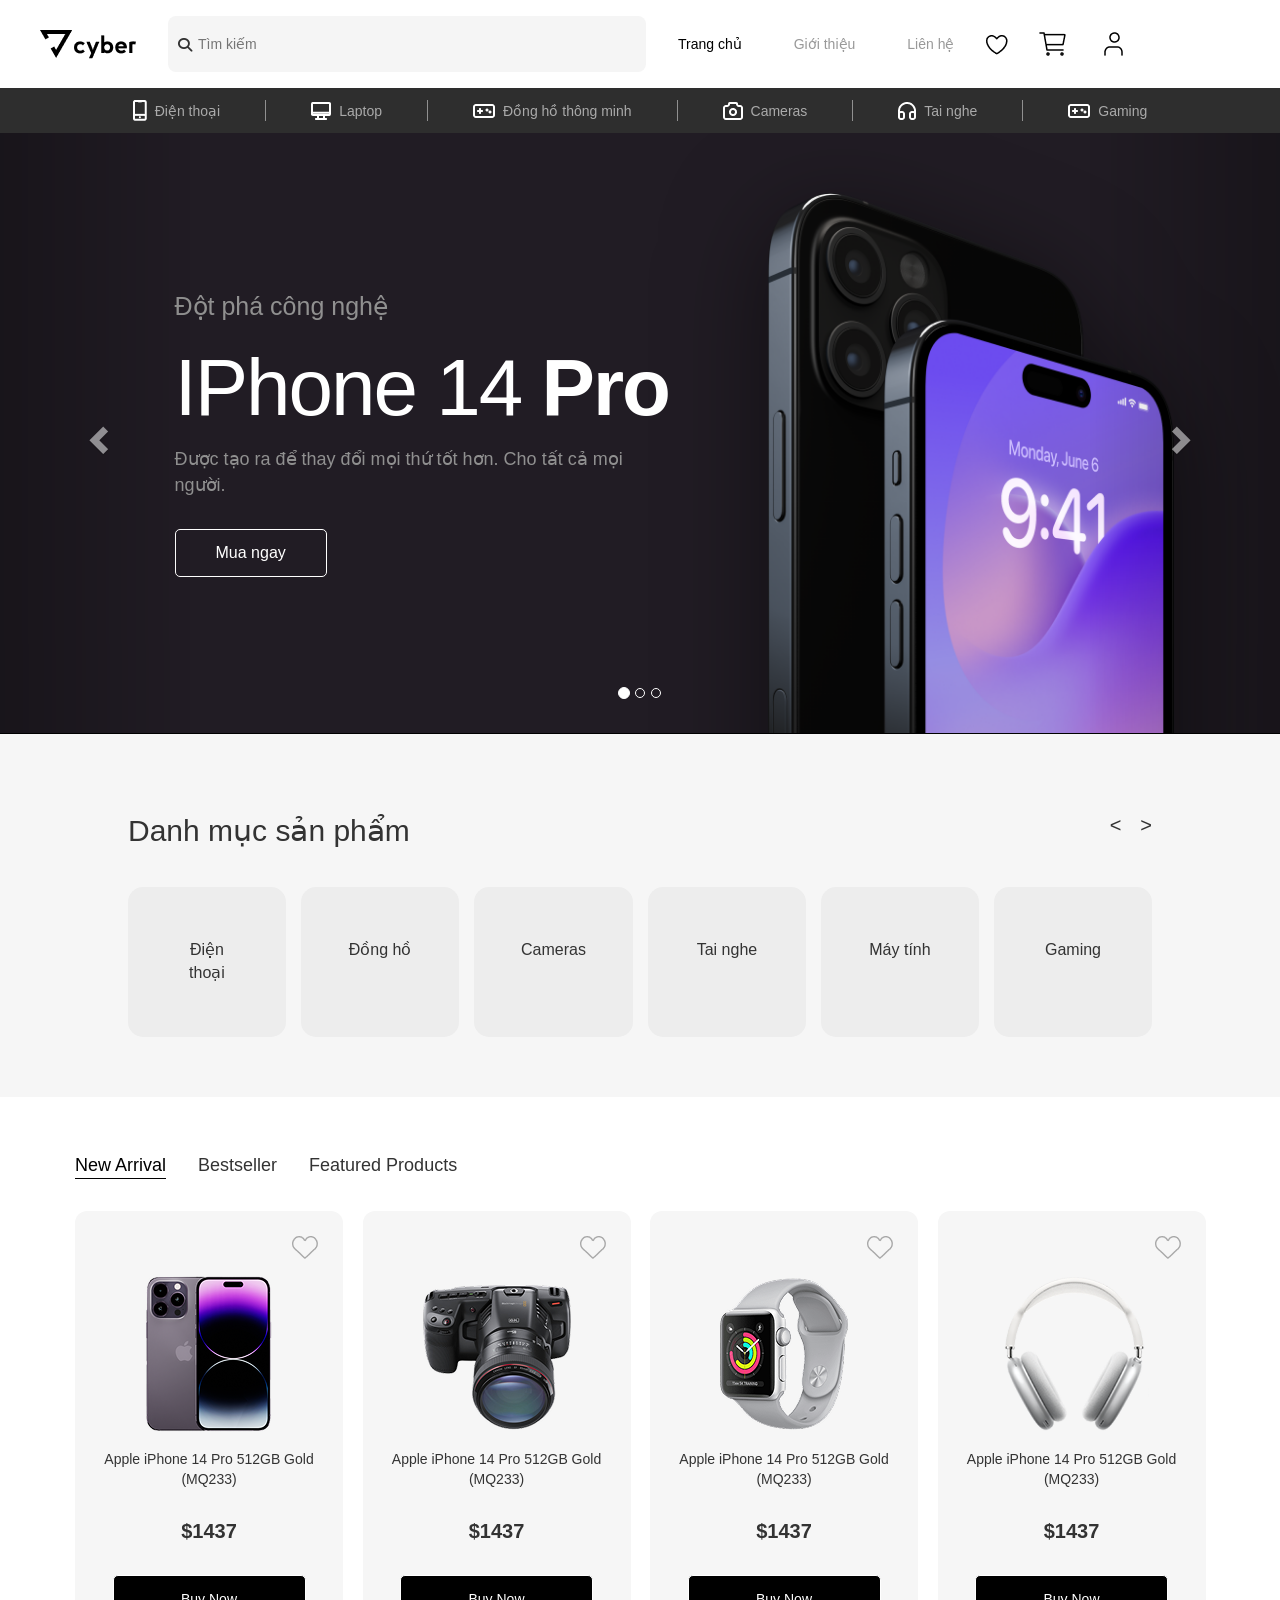
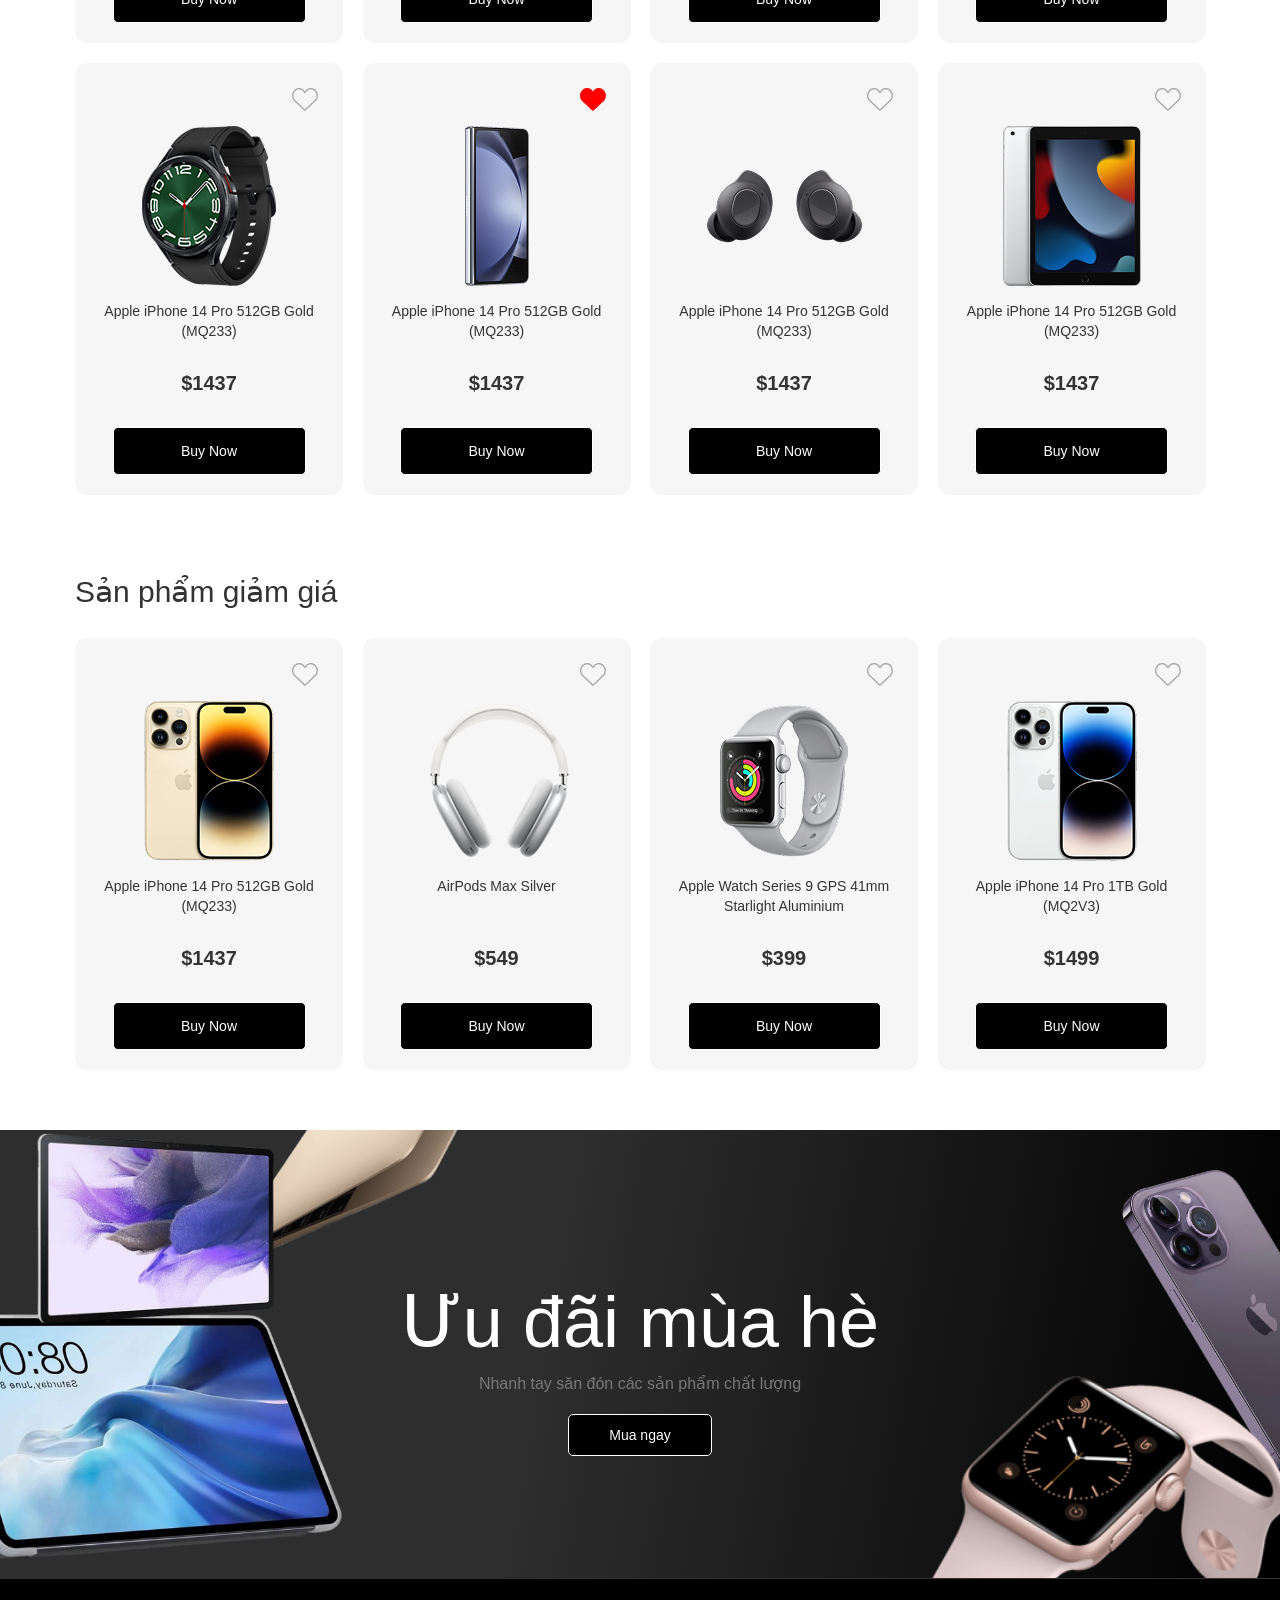
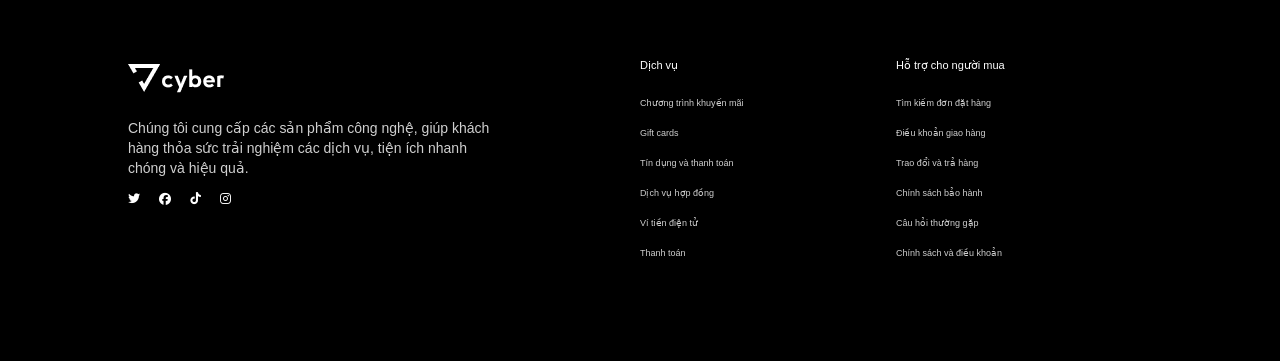
<file: index.html>
<!DOCTYPE html>
<html lang="vi">
<head>
    <meta charset="UTF-8">
    <meta name="viewport" content="width=device-width, initial-scale=1.0">
    <title>Document</title>
    <link rel="stylesheet" href="https://cdnjs.cloudflare.com/ajax/libs/font-awesome/6.5.1/css/all.min.css">
    <link rel="stylesheet" href="https://maxcdn.bootstrapcdn.com/bootstrap/3.4.1/css/bootstrap.min.css">
    <link rel="stylesheet" href="./css/style.css">
    <script src="https://ajax.googleapis.com/ajax/libs/jquery/3.7.1/jquery.min.js"></script>
    <script src="https://maxcdn.bootstrapcdn.com/bootstrap/3.4.1/js/bootstrap.min.js"></script>
</head>
<body>
    <header>
        <div class="top-nav">
            <div class="logo">
                <img src="./img/Logo Vector.png" alt="">
            </div>
            
            <div class="search-bar">
                <input type="text" placeholder="Tìm kiếm">
                <i class="fas fa-search"></i>
            </div>

            <nav class="main-menu">
                <a href="#" class="active">Trang chủ</a>
                <a href="#">Giới thiệu</a>
                <a href="#">Liên hệ</a>
            </nav>

            <div class="user-icons">
                <a href=""><img src="./img/Vector.png" alt=""></i></a>
                <a href=""><img src="./img/Cart.png" alt=""></i></a>
                <a href=""><img src="./img/User.png" alt=""></i></a>
            </div>
        </div>
        <div class="category-nav">
            <div class="category-item"><img src="./img/phone.png" alt=""> Điện thoại</div>
            <div class="category-item"><img src="./img/1.png" alt=""> Laptop</div>
            <div class="category-item"><img src="./img/gaming.png" alt=""> Đồng hồ thông minh</div>
            <div class="category-item"><img src="./img/camera.png" alt=""> Cameras</div>
            <div class="category-item"><img src="./img/ihone.png" alt=""> Tai nghe</div>
            <div class="category-item"><img src="./img/gaming.png" alt=""> Gaming</div>
        </div>
    </header>
    <div id="myCarousel" class="carousel slide" data-ride="carousel">
    <!-- Indicators -->
    <ol class="carousel-indicators">
      <li data-target="#myCarousel" data-slide-to="0" class="active"></li>
      <li data-target="#myCarousel" data-slide-to="1"></li>
      <li data-target="#myCarousel" data-slide-to="2"></li>
    </ol>

    <!-- Wrapper for slides -->
        <div class="carousel-inner">
            <div class="item active">
                <section class="hero-banner">
                    <div class="hero-content">
                        <p class="subtitle">Đột phá công nghệ</p>
                        <h1>IPhone 14 <span>Pro</span></h1>
                        <p class="description">Được tạo ra để thay đổi mọi thứ tốt hơn. Cho tất cả mọi người.</p>
                        <button class="btn-outline">Mua ngay</button>
                    </div>
                    <div class="hero-image">
                        <img src="./img/imgfe.png" alt="iPhone 14 Pro">
                    </div>
                </section>
            </div>   
            <div class="item">
                <section class="hero-banner">
                    <div class="hero-content">
                        <p class="subtitle">Đột phá công nghệ</p>
                        <h1>IPhone 14 <span>Pro</span></h1>
                        <p class="description">Được tạo ra để thay đổi mọi thứ tốt hơn. Cho tất cả mọi người.</p>
                        <button class="btn-outline">Mua ngay</button>
                    </div>
                    <div class="hero-image">
                        <img src="./img/imgfe.png" alt="iPhone 14 Pro">
                    </div>
                </section>
            </div> 
            <div class="item">
                <section class="hero-banner">
                    <div class="hero-content">
                        <p class="subtitle">Đột phá công nghệ</p>
                        <h1>IPhone 14 <span>Pro</span></h1>
                        <p class="description">Được tạo ra để thay đổi mọi thứ tốt hơn. Cho tất cả mọi người.</p>
                        <button class="btn-outline">Mua ngay</button>
                    </div>
                    <div class="hero-image">
                        <img src="./img/imgfe.png" alt="iPhone 14 Pro">
                    </div>
                </section>
            </div> 
        </div>

        <!-- Left and right controls -->
        <a class="left carousel-control" href="#myCarousel" data-slide="prev">
        <span class="glyphicon glyphicon-chevron-left"></span>
        <span class="sr-only">Previous</span>
        </a>
        <a class="right carousel-control" href="#myCarousel" data-slide="next">
        <span class="glyphicon glyphicon-chevron-right"></span>
        <span class="sr-only">Next</span>
        </a>
    </div>

    <section class="category-section">
        <div class="category-header">
            <h2>Danh mục sản phẩm</h2>
            <div class="nav-arrows">
                <button class="arrow-btn">&lt;</button>
                <button class="arrow-btn">&gt;</button>
            </div>
        </div>

        <div class="category-grid">
            <div class="cat-card">Điện thoại</div>
            <div class="cat-card">Đồng hồ</div>
            <div class="cat-card">Cameras</div>
            <div class="cat-card">Tai nghe</div>
            <div class="cat-card">Máy tính</div>
            <div class="cat-card">Gaming</div>
        </div>
    </section>
    <section class="new-arrival">
        <div class="container">
            <div class="tabs">
                <span class="active">New Arrival</span>
                <span>Bestseller</span>
                <span>Featured Products</span>
            </div>
            <div class="product-grid">
                <div class="product-card">
                    <div class="wishlist"><img src="./img/like.png" alt=""></div>
                    <img src="./img/Iphone 14 pro (1).png" alt="Product">
                    <p>Apple iPhone 14 Pro 512GB Gold (MQ233)</p>
                    <p class="price">$1437</p>
                    <button class="btn-buy">Buy Now</button>
                </div>
                <div class="product-card">
                    <div class="wishlist"><img src="./img/like.png" alt=""></div>
                    <img src="./img/Iphone 14 pro (6).png" alt="Product">
                    <p>Apple iPhone 14 Pro 512GB Gold (MQ233)</p>
                    <p class="price">$1437</p>
                    <button class="btn-buy">Buy Now</button>
                </div>
                <div class="product-card">
                    <div class="wishlist"><img src="./img/like.png" alt=""></div>
                    <img src="./img/Iphone 14 pro 1 (2).png" alt="Product">
                    <p>Apple iPhone 14 Pro 512GB Gold (MQ233)</p>
                    <p class="price">$1437</p>
                    <button class="btn-buy">Buy Now</button>
                </div>
                <div class="product-card">
                    <div class="wishlist"><img src="./img/like.png" alt=""></div>
                    <img src="./img/Iphone 14 pro 1 (1).png" alt="Product">
                    <p>Apple iPhone 14 Pro 512GB Gold (MQ233)</p>
                    <p class="price">$1437</p>
                    <button class="btn-buy">Buy Now</button>
                </div>
                <div class="product-card">
                    <div class="wishlist"><img src="./img/like.png" alt=""></div>
                    <img src="./img/Iphone 14 pro (5).png" alt="Product">
                    <p>Apple iPhone 14 Pro 512GB Gold (MQ233)</p>
                    <p class="price">$1437</p>
                    <button class="btn-buy">Buy Now</button>
                </div>
                <div class="product-card">
                    <div class="wishlist"><img src="./img/likered.png" alt=""></div>
                    <img src="./img/Iphone 14 pro (4).png" alt="Product">
                    <p>Apple iPhone 14 Pro 512GB Gold (MQ233)</p>
                    <p class="price">$1437</p>
                    <button class="btn-buy">Buy Now</button>
                </div>
                <div class="product-card">
                    <div class="wishlist"><img src="./img/like.png" alt=""></div>
                    <img src="./img/Iphone 14 pro (3).png" alt="Product">
                    <p>Apple iPhone 14 Pro 512GB Gold (MQ233)</p>
                    <p class="price">$1437</p>
                    <button class="btn-buy">Buy Now</button>
                </div>
                <div class="product-card">
                    <div class="wishlist"><img src="./img/like.png" alt=""></div>
                    <img src="./img/Iphone 14 pro (2).png" alt="Product">
                    <p>Apple iPhone 14 Pro 512GB Gold (MQ233)</p>
                    <p class="price">$1437</p>
                    <button class="btn-buy">Buy Now</button>
                </div>
            </div>
        </div>
    </section>
    <section class="product-section">
        <div class="container">
            <h2 class="section-title">Sản phẩm giảm giá</h2>
            <div class="product-grid">
                <div class="product-card">
                    <div class="wishlist"><img src="./img/like.png" alt=""></div>
                    <img src="./img/Iphone 14 pro 1.png" alt="Product">
                    <p>Apple iPhone 14 Pro 512GB Gold (MQ233)</p>
                    <p class="price">$1437</p>
                    <button class="btn-buy">Buy Now</button>
                </div>
                <div class="product-card">
                    <div class="wishlist"><img src="./img/like.png" alt=""></div>
                    <img src="./img/Iphone 14 pro 1 (1).png" alt="Product">
                    <p>AirPods Max Silver</p>
                    <p class="price">$549</p>
                    <button class="btn-buy">Buy Now</button>
                </div>
                <div class="product-card">
                    <div class="wishlist"><img src="./img/like.png" alt=""></div>
                    <img src="./img/Iphone 14 pro 1 (2).png" alt="Product">
                    <p>Apple Watch Series 9 GPS 41mm Starlight Aluminium</p>
                    <p class="price">$399</p>
                    <button class="btn-buy">Buy Now</button>
                </div>
                <div class="product-card">
                    <div class="wishlist"><img src="./img/like.png" alt=""></div>
                    <img src="./img/Iphone 14 pro 1 (3).png" alt="Product">
                    <p>Apple iPhone 14 Pro 1TB Gold (MQ2V3)</p>
                    <p class="price">$1499</p>
                    <button class="btn-buy">Buy Now</button>
                </div>
            </div>
        </div>
    </section>
    <section class="hero">
        <div class="container">
            <h1>Ưu đãi mùa hè</h1>
            <p>Nhanh tay săn đón các sản phẩm chất lượng</p>
            <a href="#" class="btn-buy">Mua ngay</a>
        </div>
        <img src="./img/imgsale (2).png" class="img-left1" alt="Tablet">
        <img src="./img/imgsale (5).png" class="img-left2" alt="Laptop">
        <img src="./img/imgsale (1).png" class="img-left" alt="Tablet">
        <img src="./img/imgsale (3).png" class="img-right" alt="iPhone and Watch">
        <img src="./img/imgsale (4).png" class="img-right1" alt="Applewatch">
    </section>

    <!-- PHẦN FOOTER -->
    <footer>
        <div class="footer-container">
            <div class="brand">
                <h2><img src="./img/Logo.png" alt=""></h2>
                <p>Chúng tôi cung cấp các sản phẩm công nghệ, giúp khách hàng thỏa sức trải nghiệm các dịch vụ, tiện ích nhanh chóng và hiệu quả.</p>
                 <div class="social-icons">
                    <a href="#"><i class="fa-brands fa-twitter"></i></a>
                    <a href="#"><i class="fa-brands fa-facebook"></i></a>
                    <a href="#"><i class="fa-brands fa-tiktok"></i></a>
                    <a href="#"><i class="fa-brands fa-instagram"></i></a>
                </div>
            </div>
            <div class="footer-box">
                <div class="footer-col">
                <h3>Dịch vụ</h3>
                    <ul>
                        <li><a href="#">Chương trình khuyến mãi</a></li>
                        <li><a href="#">Gift cards</a></li>
                        <li><a href="#">Tín dụng và thanh toán</a></li>
                        <li><a href="#">Dịch vụ hợp đồng</a></li>
                        <li><a href="#">Ví tiền điện tử</a></li>
                        <li><a href="#">Thanh toán</a></li>
                    </ul>
                </div>

                <div class="footer-col">
                    <h3>Hỗ trợ cho người mua</h3>
                    <ul>
                        <li><a href="#">Tìm kiếm đơn đặt hàng</a></li>
                        <li><a href="#">Điều khoản giao hàng</a></li>
                        <li><a href="#">Trao đổi và trả hàng</a></li>
                        <li><a href="#">Chính sách bảo hành</a></li>
                        <li><a href="#">Câu hỏi thường gặp</a></li>
                        <li><a href="#">Chính sách và điều khoản</a></li>
                    </ul>
                </div>
            </div>
            
        </div>
    </footer>
    <script src=""></script>
</body>
</html>
</file>
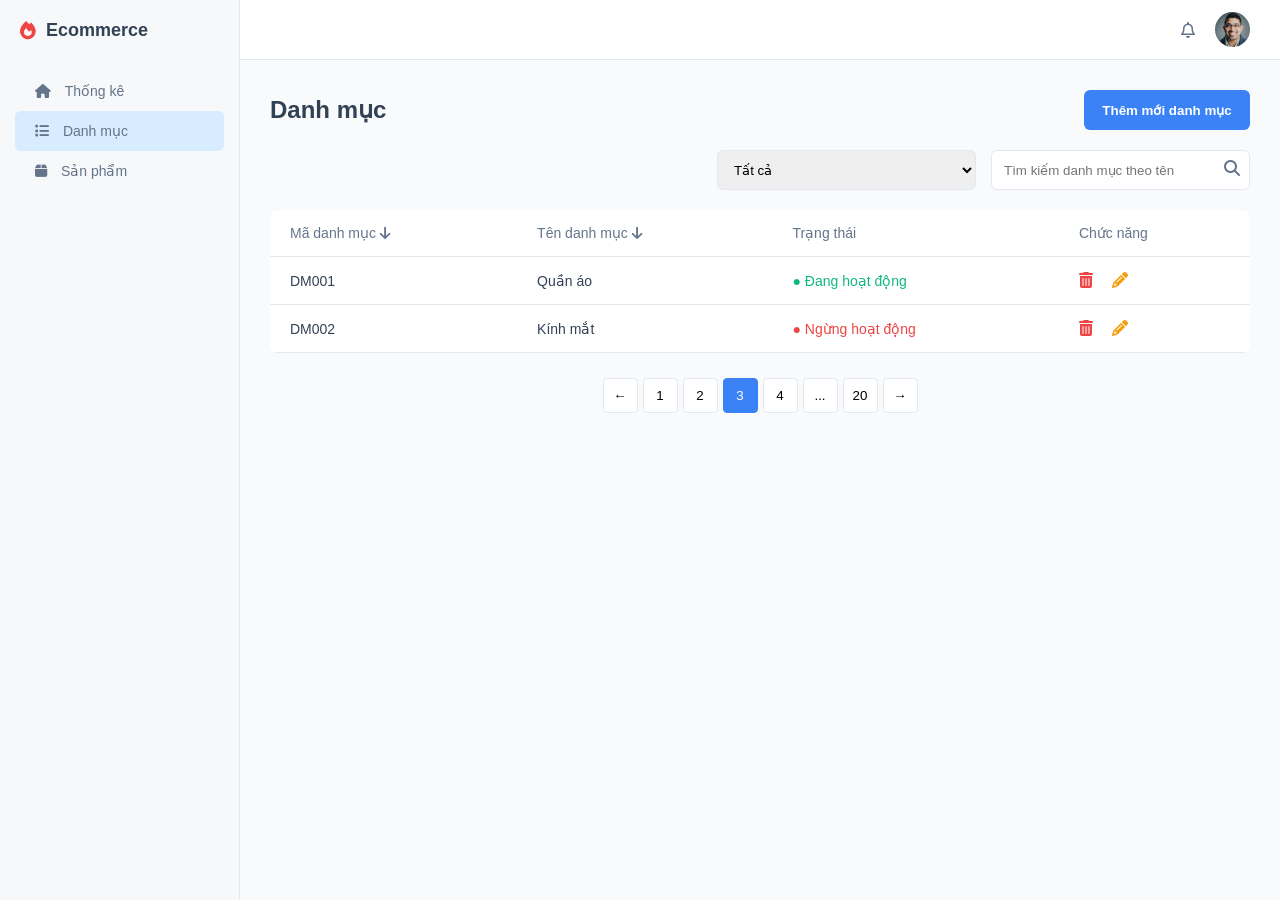
<file: category.html>
<!DOCTYPE html>
<html lang="vi">
<head>
    <meta charset="UTF-8">
    <meta name="viewport" content="width=device-width, initial-scale=1.0">
    <title>Quản lý Danh mục</title>
    <link rel="stylesheet" href="https://cdnjs.cloudflare.com/ajax/libs/font-awesome/6.5.1/css/all.min.css">
    <link rel="stylesheet" href="./category.css">
</head>
<body>
    <div class="container">
        <aside class="sidebar">
            <div class="logo">
                <i class="fa-solid fa-fire"></i> Ecommerce
            </div>
            <nav>
                <ul>
                    <li><a href="#"><i class="fa-solid fa-house"></i> Thống kê</a></li>
                    <li class="active"><a href="#"><i class="fa-solid fa-list"></i> Danh mục</a></li>
                    <li><a href="#"><i class="fa-solid fa-box"></i> Sản phẩm</a></li>
                </ul>
            </nav>
        </aside>
        <main class="main-content">
            <header>
                <div class="header-right">
                    <i class="fa-regular fa-bell"></i>
                    <img src="./img/admin.png" alt="Avatar" class="avatar">
                </div>
            </header>
            <section class="content-body">
                <div class="title-bar">
                    <h2>Danh mục</h2>
                    <button class="btn-add">Thêm mới danh mục</button>
                </div>

                <div class="filter-bar">
                    <select>
                        <option>Tất cả</option>
                        <option>Đang hoạt động</option>
                        <option>Ngừng hoạt động</option>
                    </select>
                    <div class="search-box">
                        <input type="text" placeholder="Tìm kiếm danh mục theo tên">
                        <i class="fa-solid fa-magnifying-glass"></i>
                    </div>
                </div>
                <table class="data-table">
                    <thead>
                        <tr>
                            <th>Mã danh mục <i class="fa-solid fa-arrow-down"></i></th>
                            <th>Tên danh mục <i class="fa-solid fa-arrow-down"></i></th>
                            <th>Trạng thái</th>
                            <th>Chức năng</th>
                        </tr>
                    </thead>
                    <tbody>
                        <tr>
                            <td>DM001</td>
                            <td>Quần áo</td>
                            <td><span class="status active">● Đang hoạt động</span></td>
                            <td class="actions">
                                <i class="fa-solid fa-trash-can delete"></i>
                                <i class="fa-solid fa-pencil edit"></i>
                            </td>
                        </tr>
                        <tr>
                            <td>DM002</td>
                            <td>Kính mắt</td>
                            <td><span class="status inactive">● Ngừng hoạt động</span></td>
                            <td class="actions">
                                <i class="fa-solid fa-trash-can delete"></i>
                                <i class="fa-solid fa-pencil edit"></i>
                            </td>
                        </tr>
                    </tbody>
                </table>

                <div class="pagination">
                    <button>&larr;</button>
                    <button>1</button>
                    <button>2</button>
                    <button class="active">3</button>
                    <button>4</button>
                    <button>...</button>
                    <button>20</button>
                    <button>&rarr;</button>
                </div>
            </section>
        </main>
    </div>
</body>
</html>
</file>
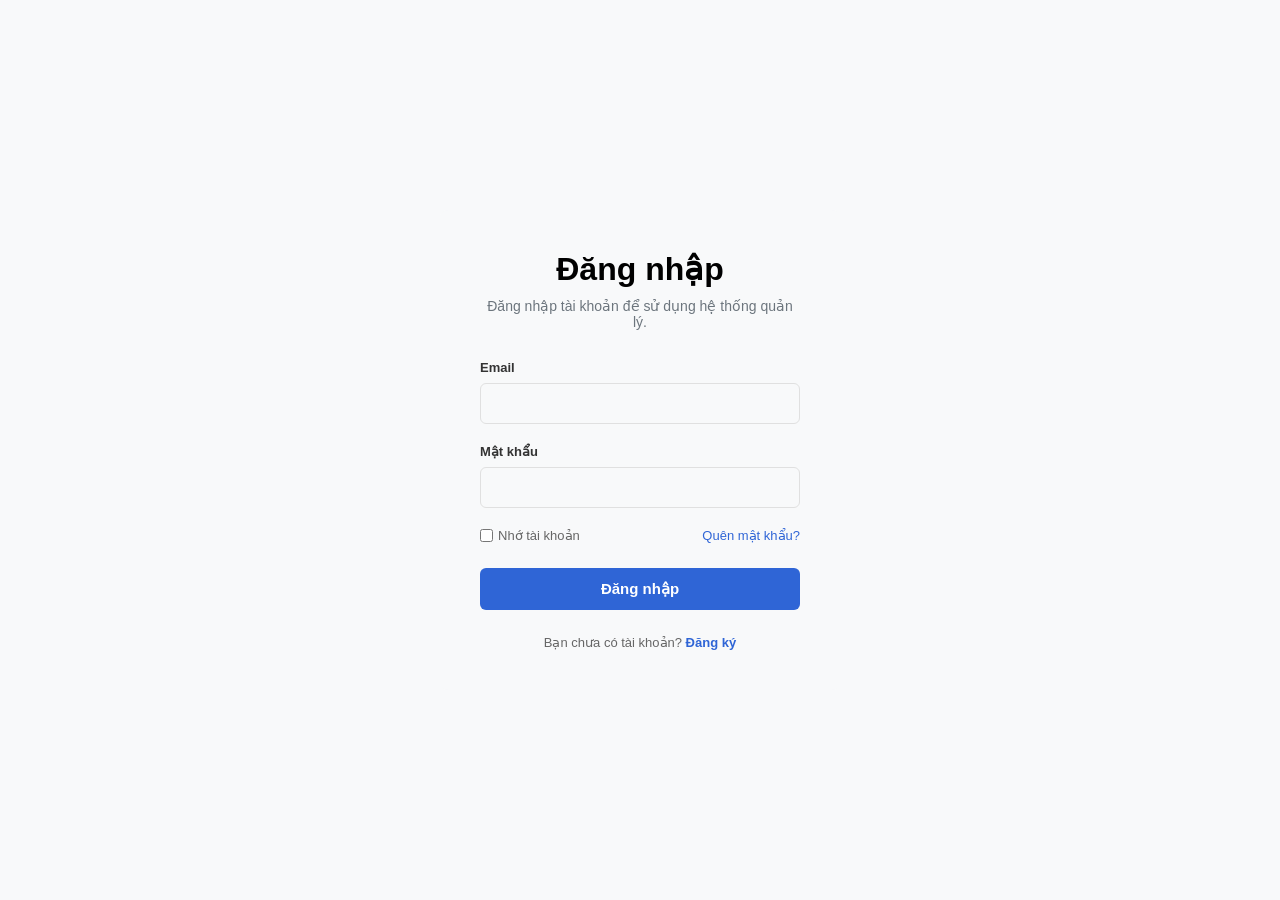
<file: login.html>
<!DOCTYPE html>
<html lang="vi">
<head>
    <meta charset="UTF-8">
    <meta name="viewport" content="width=device-width, initial-scale=1.0">
    <title>Đăng nhập hệ thống</title>
    <link rel="stylesheet" href="./login.css">
</head>
<body>
    <div class="login-card">
        <h1>Đăng nhập</h1>
        <p class="subtitle">Đăng nhập tài khoản để sử dụng hệ thống quản lý.</p>

        <form>
            <div class="input-group">
                <label>Email</label>
                <input type="email" placeholder="">
            </div>

            <div class="input-group">
                <label>Mật khẩu</label>
                <input type="password" placeholder="">
            </div>

            <div class="form-options">
                <label class="remember-me">
                    <input type="checkbox"> Nhớ tài khoản
                </label>
                <a href="#" class="forgot-password">Quên mật khẩu?</a>
            </div>

            <button type="submit" class="btn-login">Đăng nhập</button>
        </form>

        <p class="footer-link">Bạn chưa có tài khoản? <a href="./register.html">Đăng ký</a></p>
    </div>
</body>
</html>
</file>
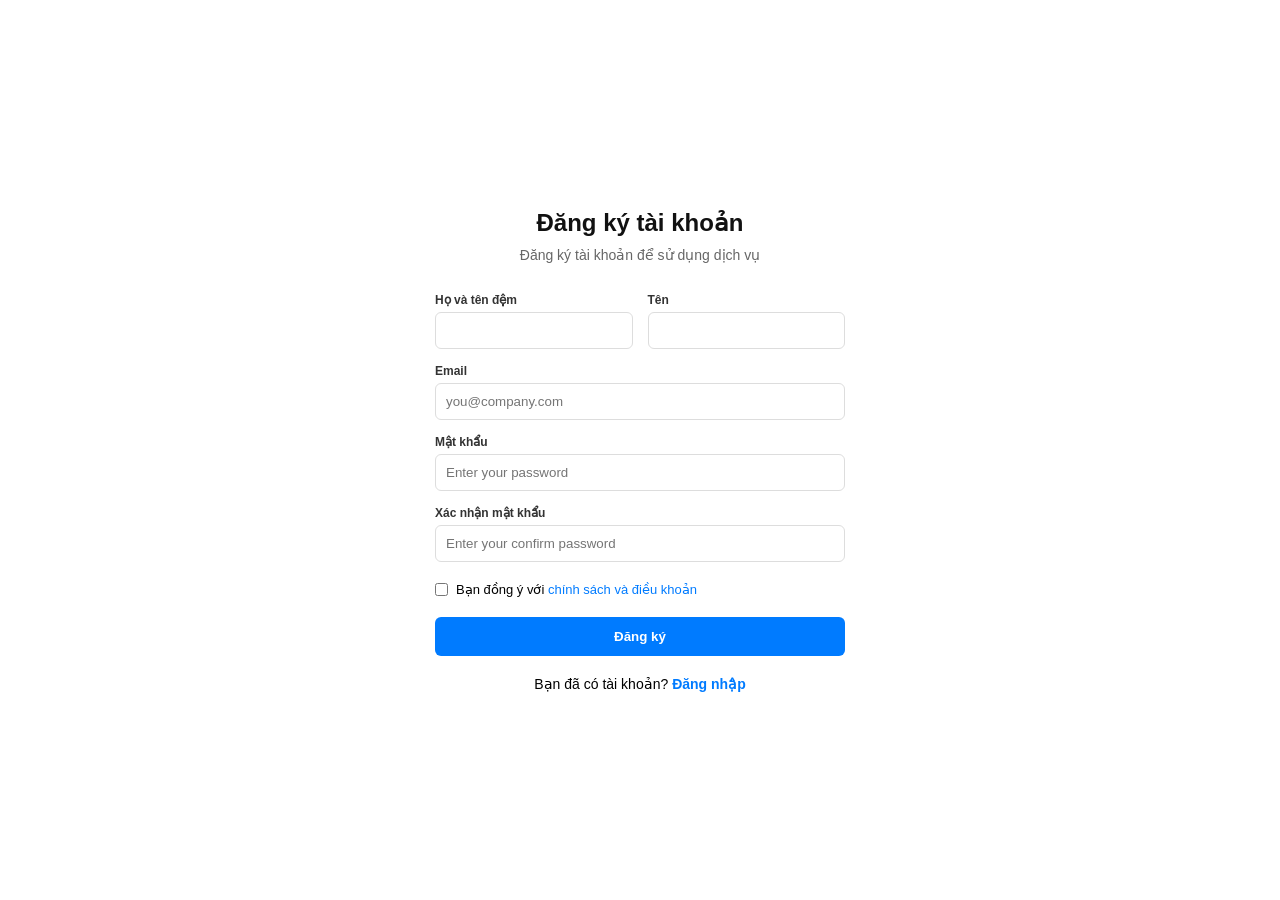
<file: register.html>
<!DOCTYPE html>
<html lang="en">

<head>
    <meta charset="UTF-8">
    <meta name="viewport" content="width=device-width, initial-scale=1.0">
    <title>Đăng ký tài khoản</title>
    <link rel="stylesheet" href="./register.css">
</head>

<body>
    <div class="signup-container">
        <h1>Đăng ký tài khoản</h1>
        <p class="subtitle">Đăng ký tài khoản để sử dụng dịch vụ</p>

        <form action="./login.html" id="form-register">
            <div class="name-row">
                <div class="input-group">
                    <label>Họ và tên đệm</label>
                    <input type="text" id="firstname" name="firstName" />
                    <small class="error error-firstname"></small>
                </div>
                <div class="input-group">
                    <label>Tên</label>
                    <input type="text" id="lastname" name="lastName" />
                    <small class="error error-lastname"></small>
                </div>
            </div>

            <div class="input-group">
                <label>Email</label>
                <input type="email" id="email" placeholder="you@company.com"/>
                <small class="error error-email"></small>
            </div>

            <div class="input-group">
                <label>Mật khẩu</label>
                <input type="password" id="password" name="password" placeholder="Enter your password" />
                <small class="error error-password"></small>
            </div>

            <div class="input-group">
                <label>Xác nhận mật khẩu</label>
                <input type="password" id="confirm-password" name="confirmPassword" placeholder="Enter your confirm password" />
                <small class="error error-confirm-password"></small>
            </div>

            <div class="checkbox-group">
                <input type="checkbox" id="terms" />
                <label for="terms">Bạn đồng ý với <a href="#">chính sách và điều khoản</a></label>
                <small class="error"></small>
            </div>

            <button type="submit" class="btn-signup" id="submit">Đăng ký</button>
        </form>

        <p class="footer-text">Bạn đã có tài khoản? <a href="#">Đăng nhập</a></p>
    </div>
    <script src="./register.js"></script>
</body>

</html>
</file>
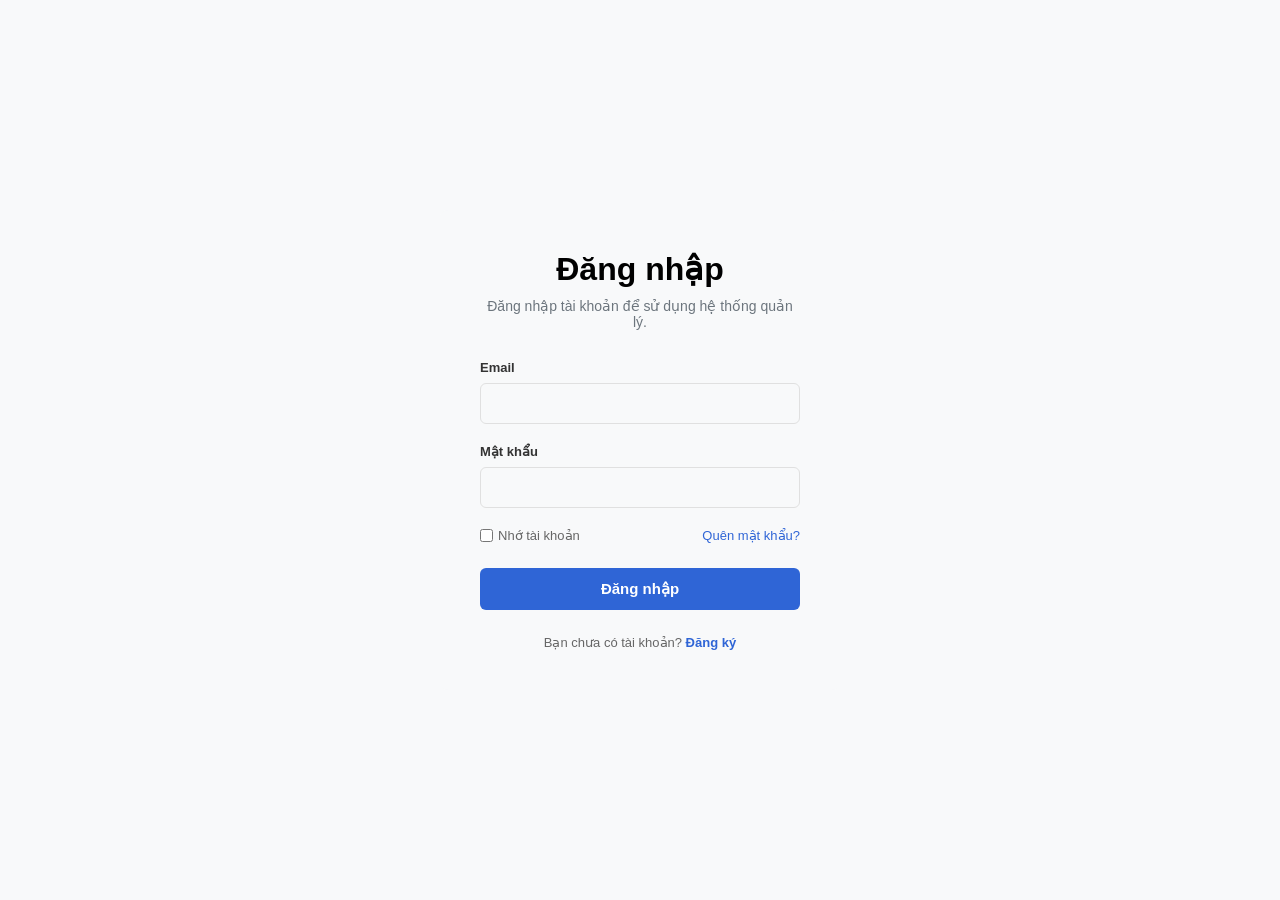
<file: pages/category.html>
<!DOCTYPE html>
<html lang="vi">
<head>
    <meta charset="UTF-8">
    <meta name="viewport" content="width=device-width, initial-scale=1.0">
    <title>Quản lý Danh mục</title>
    <link rel="stylesheet" href="https://cdnjs.cloudflare.com/ajax/libs/font-awesome/6.5.1/css/all.min.css">
    <link rel="stylesheet" href="../css/category.css">
</head>
<body>
    <div class="modal-overlay" id="modal"> 
    <form action="" id="form-addProduct">
        <input type="hidden" name="courseId" />
        <div class="modal-box">
            <div class="modal-header">
                <h3>Thêm mới danh mục</h3>
                <p class="close-btn close-modal" id="">&times;</p>
            </div>
            
            <div class="modal-body">
                <div class="form-group">
                    <label>Mã danh mục <span class="required">*</span></label>
                    <input type="text" id="product-code" name="productCode" placeholder="">
                    <small class="error error-id"></small>
                </div>

                <div class="form-group">
                    <label>Tên danh mục <span class="required">*</span></label>
                    <input type="text" id="product-name" name="productName" placeholder="">
                    <small class="error error-name"></small>
                </div>

                <div class="form-group">
                    <label>Trạng thái</label>
                    <div class="radio-group">
                        <label class="radio-item">
                            <input type="radio" id="active" name="status" value="ACTIVE" checked>
                            <span>Đang hoạt động</span>
                        </label>
                        <label class="radio-item">
                            <input type="radio" id="inactive" name="status" value="INACTIVE">
                            <span>Ngừng hoạt động</span>
                        </label>
                    </div>
                </div>
            </div>
            
            <div class="modal-footer">
                <button class="btn-cancel" id="close-modal" type="button">Hủy</button>
                <button class="btn-submit" type="submit">Thêm</button>
            </div>
        </div>
    </form>
</div>
    <div class="container">
        <aside class="sidebar">
            <div class="logo">
                <i class="fa-solid fa-fire"></i> Ecommerce
            </div>
            <nav>
                <ul>
                    <li><a href="./home.html"><i class="fa-solid fa-house"></i> Thống kê</a></li>
                    <li class="active"><a href="./category.html"><i class="fa-solid fa-list"></i> Danh mục</a></li>
                    <li><a href="./products.html"><i class="fa-solid fa-box"></i> Sản phẩm</a></li>
                </ul>
            </nav>
        </aside>
        <main class="main-content">
            <header>
                <div class="header-right">
                    <i class="fa-regular fa-bell"></i>
                    <img src="../img/admin.png" alt="Avatar" class="avatar">
                    <div class="dropdown-menu">
                        <a href="#" class="logout-link" id="btn-logout">
                            <i class="fa-solid fa-right-from-bracket"></i> Log out
                        </a>
                    </div>
                </div>
            </header>
            <section class="content-body">
                <div class="title-bar">
                    <h2>Danh mục</h2>
                    <button class="btn-add" id="show-modal">Thêm mới danh mục</button>
                </div>

                <div class="filter-bar">
                    <select id="filterSelect">
                        <option value="all">Tất cả</option>
                        <option value="ACTIVE">Đang hoạt động</option>
                        <option value="INACTIVE">Ngừng hoạt động</option>
                    </select>
                    <div class="search-box">
                        <input type="text" id="input-search" placeholder="Tìm kiếm danh mục theo tên">
                        <i class="fa-solid fa-magnifying-glass"></i>
                    </div>
                </div>
                <table class="data-table" >
                    <thead>
                        <tr>
                            <th>Mã danh mục</i></th>
                            <th id="sortByName">Tên danh mục <span id="sortIcon">↕</span></i></th>
                            <th>Trạng thái</th>
                            <th>Chức năng</th>
                        </tr>
                    </thead>
                    <tbody id="table-categories">
                        <tr>
                            <td>DM001</td>
                            <td>Quần áo</td>
                            <td><span class="status active">● Đang hoạt động</span></td>
                            <td class="actions">
                                <i class="fa-solid fa-trash-can delete"></i>
                                <i class="fa-solid fa-pencil edit"></i>
                            </td>
                        </tr>
                        <tr>
                            <td>DM002</td>
                            <td>Kính mắt</td>
                            <td><span class="status inactive">● Ngừng hoạt động</span></td>
                            <td class="actions">
                                <i class="fa-solid fa-trash-can delete"></i>
                                <i class="fa-solid fa-pencil edit"></i>
                            </td>
                        </tr>
                    </tbody>
                </table>

                <div class="pagination" id="pagination">
                    <button>&larr;</button>
                    <button>1</button>
                    <button>2</button>
                    <button class="active">3</button>
                    <button>4</button>
                    <button>...</button>
                    <button>20</button>
                    <button>&rarr;</button>
                </div>
            </section>
        </main>
    </div>
    <script src="../js/main.js"></script>
</body>
</html>
</file>
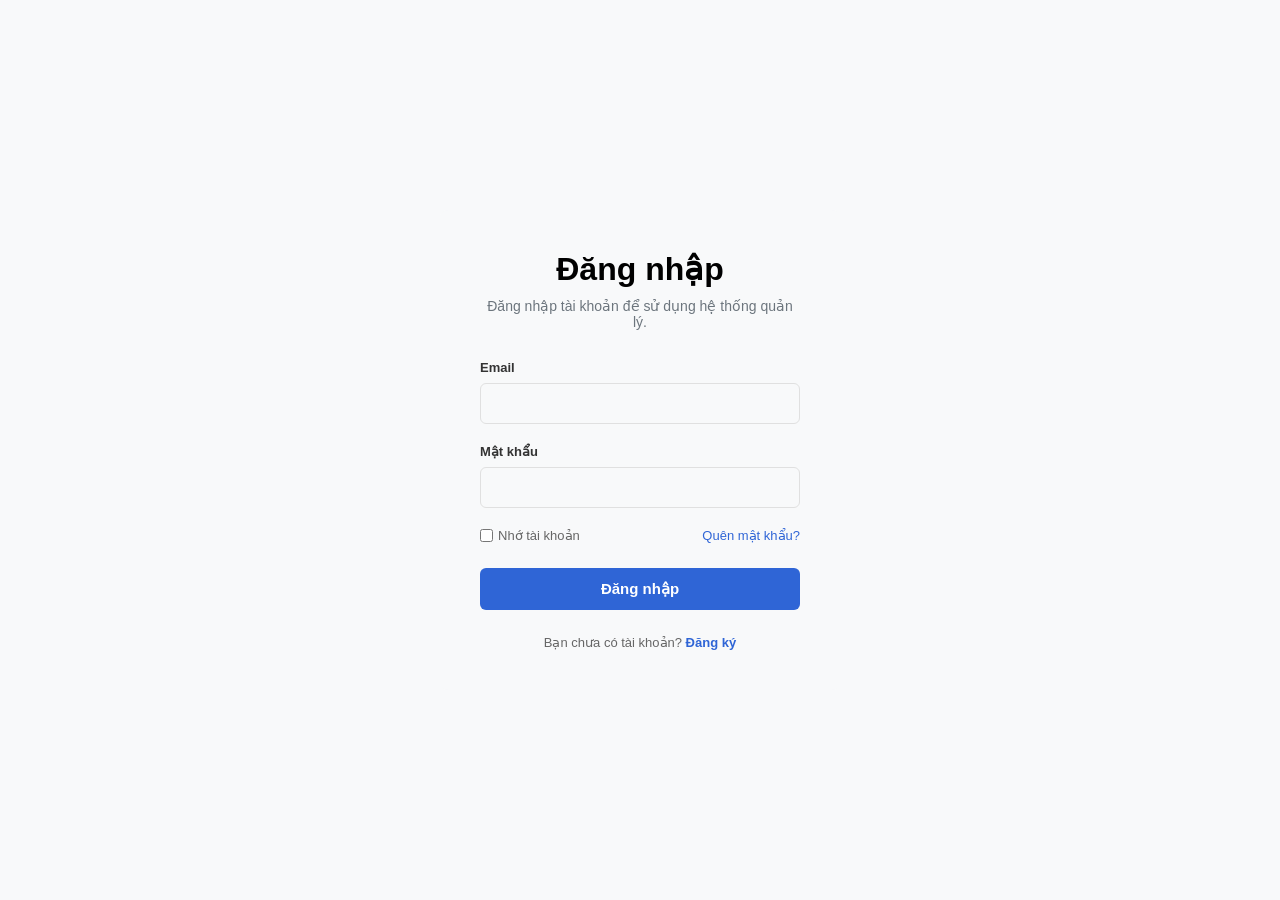
<file: pages/home.html>
<!DOCTYPE html>
<html lang="vi">
<head>
    <meta charset="UTF-8">
    <meta name="viewport" content="width=device-width, initial-scale=1.0">
    <title>Thống kê</title>
    <link rel="stylesheet" href="https://cdnjs.cloudflare.com/ajax/libs/font-awesome/6.5.1/css/all.min.css">
    <link rel="stylesheet" href="../css/category.css">
</head>
<body>
    <div class="container">
        <aside class="sidebar">
            <div class="logo">
                <i class="fa-solid fa-fire"></i> Ecommerce
            </div>
            <nav>
                <ul>
                    <li class="active"><a href="./home.html"><i class="fa-solid fa-house"></i> Thống kê</a></li>
                    <li><a href="./category.html"><i class="fa-solid fa-list"></i> Danh mục</a></li>
                    <li><a href="./products.html"><i class="fa-solid fa-box"></i> Sản phẩm</a></li>
                </ul>
            </nav>
        </aside>
        <main class="main-content">
            <header>
                <div class="header-right">
                    <i class="fa-regular fa-bell"></i>
                    <img src="../img/admin.png" alt="Avatar" class="avatar">
                    <div class="dropdown-menu">
                        <a href="#" class="logout-link" id="btn-logout">
                            <i class="fa-solid fa-right-from-bracket"></i> Log out
                        </a>
                    </div>
                </div>
            </header>
            <section class="content-body">
                
            </section>
        </main>
    </div>
    <script src="../js/main.js"></script>
</body>
</html>
</file>
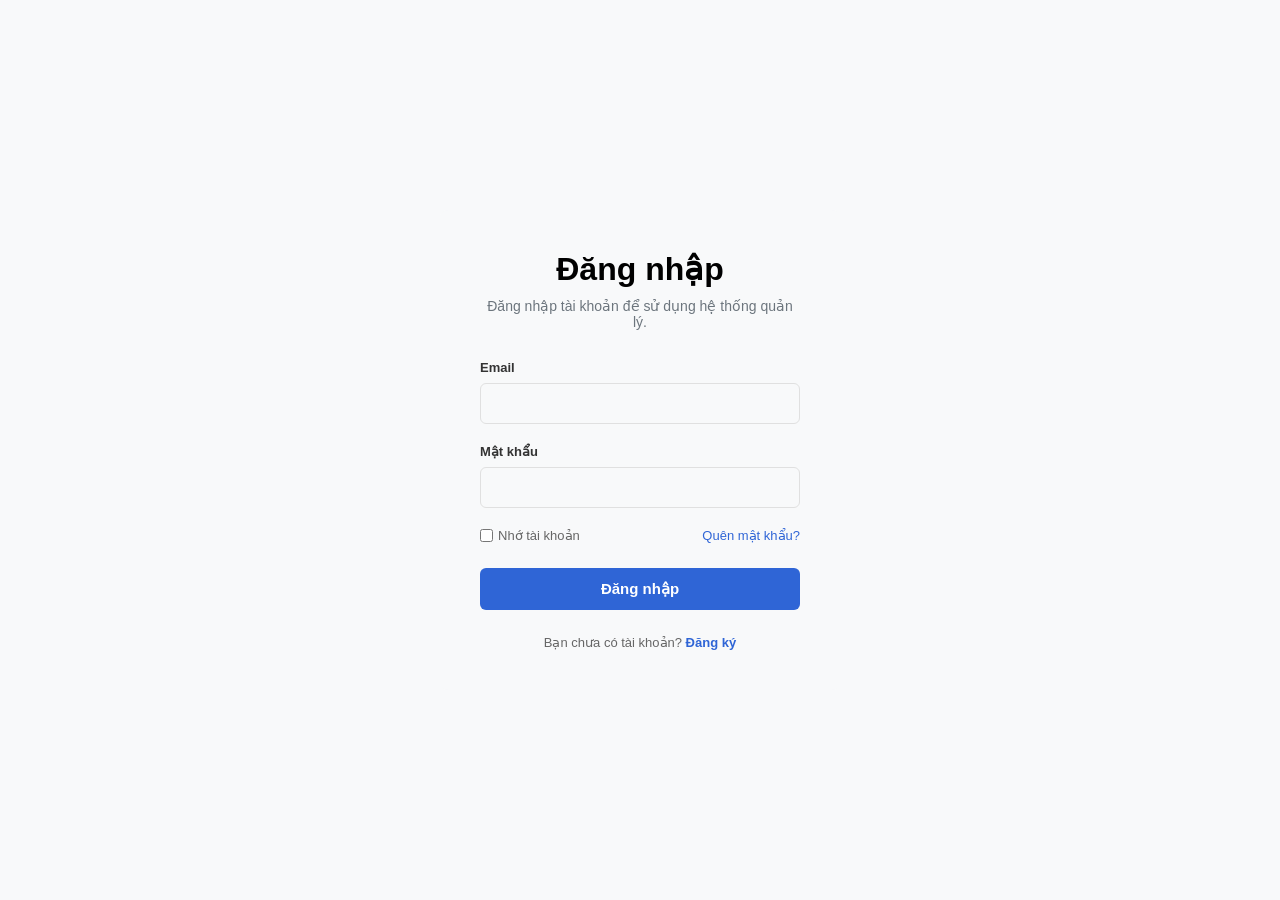
<file: pages/login.html>
<!DOCTYPE html>
<html lang="vi">
<head>
    <meta charset="UTF-8">
    <meta name="viewport" content="width=device-width, initial-scale=1.0">
    <title>Đăng nhập hệ thống</title>
    <link rel="stylesheet" href="../css/login.css">
</head>
<body>
    <div class="login-card">
        <h1>Đăng nhập</h1>
        <p class="subtitle">Đăng nhập tài khoản để sử dụng hệ thống quản lý.</p>

        <form id="form-login">
            <div class="input-group">
                <label>Email</label>
                <input type="email" name="email" id="email" placeholder="">
                <small class="error error-email"></small>
            </div>

            <div class="input-group">
                <label>Mật khẩu</label>
                <input type="password" name="password" id="password" placeholder="">
                <small class="error error-password"></small>
            </div>

            <div class="form-options">
                <label class="remember-me">
                    <input type="checkbox"> Nhớ tài khoản
                </label>
                <a href="#" class="forgot-password">Quên mật khẩu?</a>
            </div>

            <button type="submit" class="btn-login">Đăng nhập</button>
        </form>
        <p class="footer-link">Bạn chưa có tài khoản? <a href="./register.html">Đăng ký</a></p>
    </div>
    <script src="../js/login.js"></script>
</body>
</html>
</file>
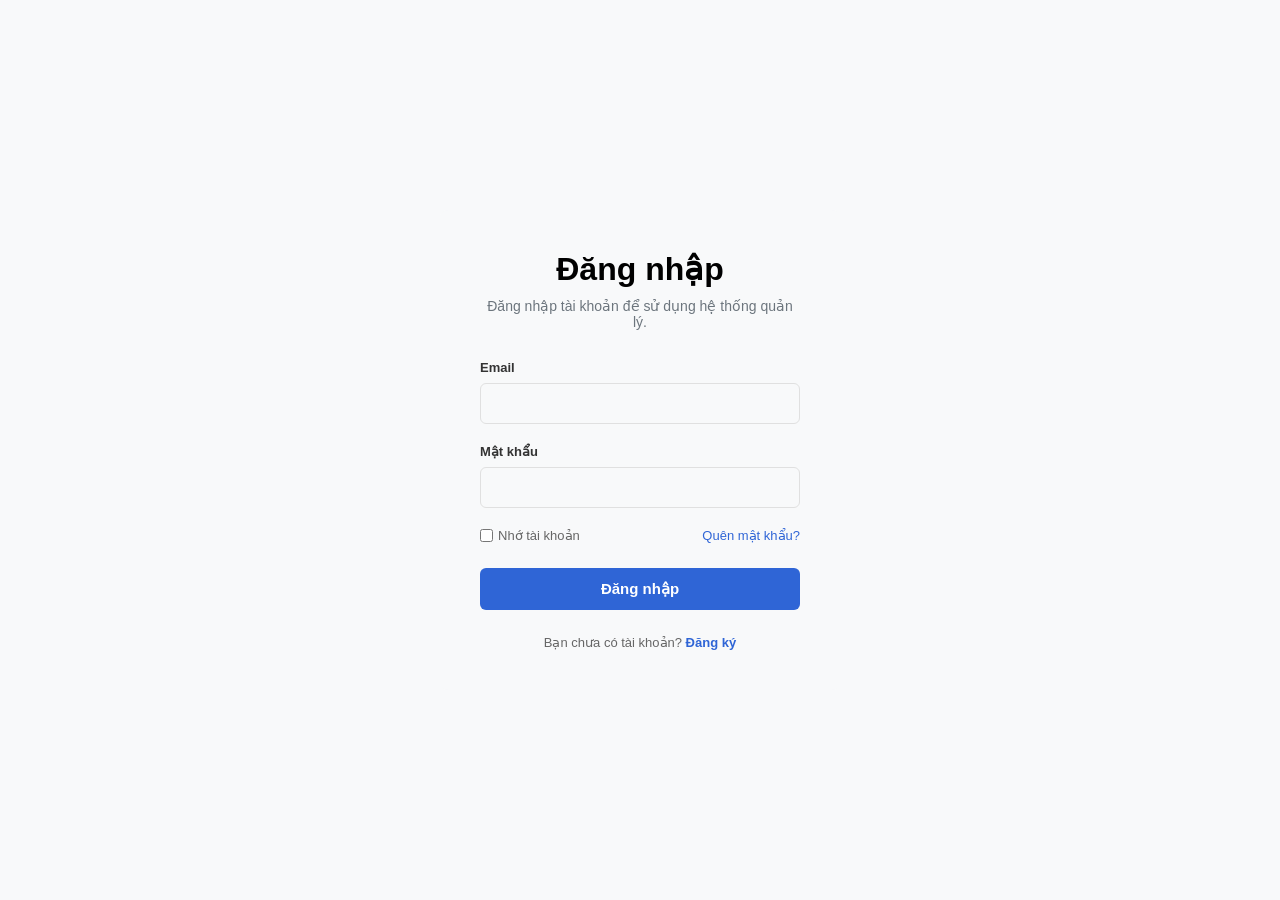
<file: pages/products.html>
<!DOCTYPE html>
<html lang="vi">
<head>
    <meta charset="UTF-8">
    <meta name="viewport" content="width=device-width, initial-scale=1.0">
    <title>Quản lý sản phẩm</title>
    <link rel="stylesheet" href="https://cdnjs.cloudflare.com/ajax/libs/font-awesome/6.5.1/css/all.min.css">
    <link rel="stylesheet" href="../css/category.css">
</head>
<body>
    <div class="modal-overlay" id="modal"> 
    <form action="" id="form-addProduct">
        <input type="hidden" name="courseId" />
        <div class="modal-box">
            <div class="modal-header">
                <h3>Thêm mới danh mục</h3>
                <p class="close-btn close-modal" id="">&times;</p>
            </div>
            
            <div class="modal-body">
                <div class="form-group">
                    <label>Mã danh mục <span class="required">*</span></label>
                    <input type="text" id="product-code" name="productCode" placeholder="">
                    <small class="error error-id"></small>
                </div>

                <div class="form-group">
                    <label>Tên danh mục <span class="required">*</span></label>
                    <input type="text" id="product-name" name="productName" placeholder="">
                    <small class="error error-name"></small>
                </div>

                <div class="form-group">
                    <label>Trạng thái</label>
                    <div class="radio-group">
                        <label class="radio-item">
                            <input type="radio" id="active" name="status" value="ACTIVE" checked>
                            <span>Đang hoạt động</span>
                        </label>
                        <label class="radio-item">
                            <input type="radio" id="inactive" name="status" value="INACTIVE">
                            <span>Ngừng hoạt động</span>
                        </label>
                    </div>
                </div>
            </div>
            
            <div class="modal-footer">
                <button class="btn-cancel" id="close-modal" type="button">Hủy</button>
                <button class="btn-submit" type="submit">Thêm</button>
            </div>
        </div>
    </form>
</div>
    <div class="container">
        <aside class="sidebar">
            <div class="logo">
                <i class="fa-solid fa-fire"></i> Ecommerce
            </div>
            <nav>
                <ul>
                    <li><a href="./home.html"><i class="fa-solid fa-house"></i> Thống kê</a></li>
                    <li><a href="./category.html"><i class="fa-solid fa-list"></i> Danh mục</a></li>
                    <li class="active"><a href="./products.html"><i class="fa-solid fa-box"></i> Sản phẩm</a></li>
                </ul>
            </nav>
        </aside>
        <main class="main-content">
            <header>
                <div class="header-right">
                    <i class="fa-regular fa-bell"></i>
                    <img src="../img/admin.png" alt="Avatar" class="avatar">
                    <div class="dropdown-menu">
                        <a href="#" class="logout-link" id="btn-logout">
                            <i class="fa-solid fa-right-from-bracket"></i> Log out
                        </a>
                    </div>
                </div>
            </header>
            <section class="content-body">
                <div class="title-bar">
                    <h2>Sản phẩm</h2>
                    <button class="btn-add" id="show-modal">Thêm mới sản phẩm</button>
                </div>

                <div class="filter-bar">
                    <select id="filterSelect">
                        <option value="all">Lọc theo danh mục</option>
                        <option value="ACTIVE">Đang hoạt động</option>
                        <option value="INACTIVE">Ngừng hoạt động</option>
                    </select>
                    <select id="filterSelect">
                        <option value="all">Lọc theo trạng thái</option>
                        <option value="ACTIVE">Đang hoạt động</option>
                        <option value="INACTIVE">Ngừng hoạt động</option>
                    </select>
                    <div class="search-box">
                        <input type="text" id="input-search" placeholder="Tìm kiếm danh mục theo tên">
                        <i class="fa-solid fa-magnifying-glass"></i>
                    </div>
                </div>
                <table class="data-table" >
                    <thead>
                        <tr>
                            <th>Mã sản phẩm <i class="fa-solid fa-arrow-down"></i></th>
                            <th id="sortByName">Tên sản phẩm <i class="fa-solid fa-arrow-down"></i></th>
                            <th>Giá <i class="fa-solid fa-arrow-down"></i></th>
                            <th>Số lượng</th>
                            <th>Giảm giá</th>
                            <th>Trạng thái</th>
                            <th>Chức năng</th>
                        </tr>
                    </thead>
                    <tbody id="table-categories">
                        <tr>
                            <td>DM001</td>
                            <td>Quần áo</td>
                            <td>Quần áo</td>
                            <td>Quần áo</td>
                            <td>Quần áo</td>
                            <td><span class="status active">● Đang hoạt động</span></td>
                            <td class="actions">
                                <i class="fa-solid fa-trash-can delete"></i>
                                <i class="fa-solid fa-pencil edit"></i>
                            </td>
                        </tr>
                        <tr>
                            <td>DM002</td>
                            <td>Kính mắt</td>
                            <td>Kính mắt</td>
                            <td>Kính mắt</td>
                            <td>Kính mắt</td>
                            <td><span class="status inactive">● Ngừng hoạt động</span></td>
                            <td class="actions">
                                <i class="fa-solid fa-trash-can delete"></i>
                                <i class="fa-solid fa-pencil edit"></i>
                            </td>
                        </tr>
                    </tbody>
                </table>

                <div class="pagination" id="pagination">
                    <button>&larr;</button>
                    <button>1</button>
                    <button>2</button>
                    <button class="active">3</button>
                    <button>4</button>
                    <button>...</button>
                    <button>20</button>
                    <button>&rarr;</button>
                </div>
            </section>
        </main>
    </div>
    <script src="../js/products.js"></script>
</body>
</html>
</file>
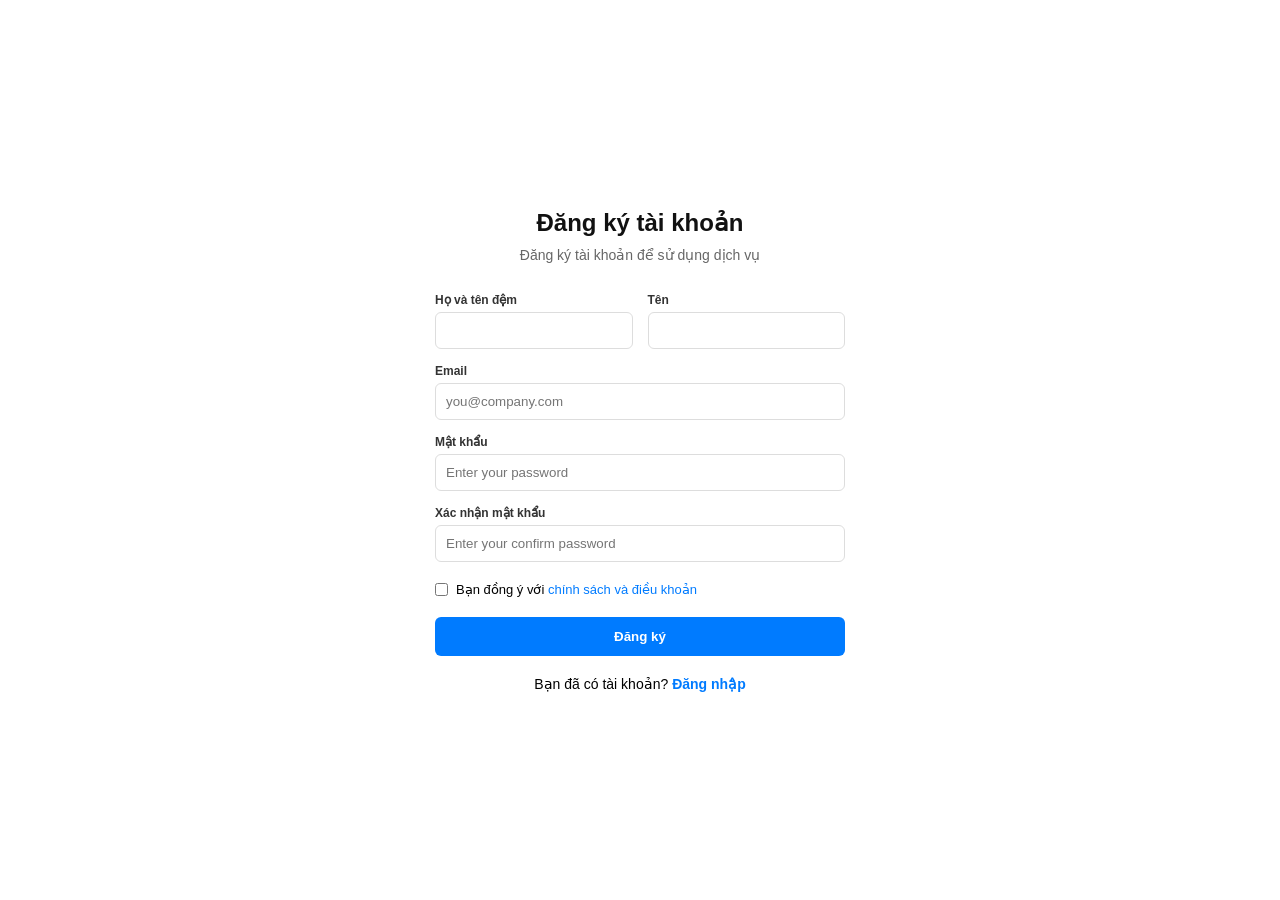
<file: pages/register.html>
<!DOCTYPE html>
<html lang="en">

<head>
    <meta charset="UTF-8">
    <meta name="viewport" content="width=device-width, initial-scale=1.0">
    <title>Đăng ký tài khoản</title>
    <link rel="stylesheet" href="../css/register.css">
</head>

<body>
    <div class="signup-container">
        <h1>Đăng ký tài khoản</h1>
        <p class="subtitle">Đăng ký tài khoản để sử dụng dịch vụ</p>

        <form action="./login.html" id="form-register">
            <div class="name-row">
                <div class="input-group">
                    <label>Họ và tên đệm</label>
                    <input type="text" id="firstname" name="firstName" />
                    <small class="error error-firstname"></small>
                </div>
                <div class="input-group">
                    <label>Tên</label>
                    <input type="text" id="lastname" name="lastName" />
                    <small class="error error-lastname"></small>
                </div>
            </div>

            <div class="input-group">
                <label>Email</label>
                <input type="email" id="email" placeholder="you@company.com"/>
                <small class="error error-email"></small>
            </div>

            <div class="input-group">
                <label>Mật khẩu</label>
                <input type="password" id="password" name="password" placeholder="Enter your password" />
                <small class="error error-password"></small>
            </div>

            <div class="input-group">
                <label>Xác nhận mật khẩu</label>
                <input type="password" id="confirm-password" name="confirmPassword" placeholder="Enter your confirm password" />
                <small class="error error-confirm-password"></small>
            </div>

            <div class="checkbox-group">
                <input type="checkbox" id="terms" />
                <label for="terms">Bạn đồng ý với <a href="#">chính sách và điều khoản</a></label>
                <small class="error"></small>
            </div>

            <button type="submit" class="btn-signup" id="submit">Đăng ký</button>
        </form>

        <p class="footer-text">Bạn đã có tài khoản? <a href="./login.html">Đăng nhập</a></p>
    </div>
    <script src="../js/register.js"></script>
</body>

</html>
</file>
<file: css/style.css>
* {
    margin: 0; 
    padding: 0; 
    box-sizing: border-box;
    font-family: 'Segoe UI', Tahoma, Geneva, Verdana, sans-serif;
}

body { 
    background-color: #ffffff; 
    color: #333; 
}

.container { 
    max-width: 1200px; 
    margin: 0 auto; 
    padding: 0 20px; 
}

.top-nav {
    height: 88px;
    margin: auto;
    max-width: 1200px;
    display: flex;
    align-items: center;
    gap: 32px;
    background: #fff;
}
.search-bar{
    position: relative;
}
.search-bar input {
    background: #f5f5f5;
    border: none;
    padding: 10px 30px;
    border-radius: 8px;
    width: 478px;
    height: 56px;
}
.fas{
    position: absolute;
    top: 22px;
    left: 10px;
}
.main-menu{
    display: flex;
    gap: 52px;
}
.main-menu a {
    text-decoration: none;
    color: #999;
    font-weight: 500;
}

.main-menu a.active { 
    color: #000; 
    border: none;
}
.user-icons{
    display: flex;
    width: 144px;
    height: 32px;
    align-items: center;
    justify-content: space-between;
}
.user-icons img{
    height: 100%;
}
/* Tầng dưới nền tối (Dark Mode Style) */
.category-nav {
    display: flex;
    justify-content: center;
    background: #2e2e2e;
    padding: 12px 0;
}

.category-item {
    color: #aaa;
    padding: 0 45px;
    font-size: 14px;
    cursor: pointer;
    display: flex;
    align-items: center;
    gap: 8px;
    border-left:1px solid #909090 ;
}
.category-item:first-child{
    border: none;
}
.category-item:hover { color: #fff; }

.category-section {
    padding: 60px 10%;
    background-color: #f6f6f6;
}

.category-header {
    display: flex;
    justify-content: space-between;
    align-items: center;
    margin-bottom: 30px;
}

.arrow-btn {
    background: none;
    border: none;
    font-size: 20px;
    cursor: pointer;
    margin-left: 15px;
    color: #333;
}

.new-arrival{
    padding-top: 56px;
}
.category-grid {
    display: flex;
    gap: 15px;
    justify-content: space-between;
}

.cat-card {
    flex: 1;
    background-color: #EDEDED; 
    padding: 52px 47px;
    border-radius: 15px; 
    text-align: center;
    font-weight: 500;
    font-size: 16px;
    cursor: pointer;
    transition: all 0.3s ease;
}

.cat-card:hover {
    background-color: #e0e0e0;
    transform: translateY(-5px);
}

/* banner */
.hero-banner {
    background-color: #211C24;
    height: 600px;
    display: flex;
    align-items: center;
    justify-content: space-around;
    padding: 0 10%;
    color: white;
    overflow: hidden;
}
.carousel-inner 
.hero-content {
    max-width: 500px;
}

.subtitle {
    color: #999;
    font-size: 18px;
    margin-bottom: 10px;
}

.hero-content h1{
    font-size: 80px;
    font-weight: 300;
    margin-bottom: 15px;
    letter-spacing: -2px;
    color: white;
}
.hero-content h1 span {
    font-weight: 700;
}
.hero-content p{
    color: #909090;
    font-size: 18px;
}
.hero-content p:first-child{
   font-size: 25px;
}
.description {
    color: #999;
    margin-bottom: 30px;
    font-size: 16px;
}

.btn-outline {
    background: transparent;
    border: 1px solid white;
    color: white;
    padding: 12px 40px;
    border-radius: 5px;
    cursor: pointer;
    font-size: 16px;
    transition: 0.3s;
}

.btn-outline:hover {
    background: white;
    color: #211C24;
}

.hero-image{
    width: 33%;
    position: relative;
}
.hero-image img {
    position: absolute;
    top: -240px;
    height: 998px;
    width: 406px;
    filter: drop-shadow(0 20px 50px rgba(0, 0, 0, 0.5));
}

.product-section { 
    padding: 60px 0; 
}
.section-title { 
    margin-bottom: 30px; 
    font-weight: 500; 
}
.tabs{
    font-size: 18px;
    margin-bottom: 32px;
    gap: 32px;
    display: flex;
    flex-wrap: wrap;
}
.active{
    border-bottom: 1px solid black;
    color: black;
}
.product-grid {
    display: grid;
    grid-template-columns: repeat(auto-fill, minmax(240px, 1fr));
    gap: 20px;
}

.product-card {
    background: #F6F6F6;
    border-radius: 12px;
    padding: 25px;
    text-align: center;
    position: relative;
    transition: 0.3s;
    width: 268px;
    height: 432px;
}

.product-card:hover { 
    transform: translateY(-5px); 
    box-shadow: 0 10px 20px rgba(0,0,0,0.05); 
}
.product-card p{
    height: 48px;
}
.product-card img { 
    width: 160px;
    height: auto; 
    margin-bottom: 15px;
}

.price { 
    font-weight: bold; 
    font-size: 20px; 
    padding: 10px 0; 

}
.wishlist {
    font-size: 20px;
    color: #ccc;
    cursor: pointer;
    text-align: right;
}
.wishlist img{
    width: auto;
}
/* --- PHẦN BANNER --- */
.hero {
    height: 448px;
    display: flex;
    align-items: center;
    justify-content: center;
    text-align: center;
    position: relative;
    overflow: hidden;
    background: linear-gradient(100.23deg, #2E2E2E 42.36%, #000000 98.65%);

}

.hero h1 { 
    font-size: 72px; 
    margin-bottom: 10px; 
    color: white;

}
.hero p { 
    color: #787878; 
    margin-bottom: 30px;
    font-size: 16px; 
}

.btn-buy {
    padding: 12px 40px;
    border: 1px solid #fff;
    color: #fff;
    background: #000; 
    cursor: pointer;
    text-decoration: none;
    border-radius: 5px;
    transition: 0.3s;
    height: 48px;
    width: 193px;
    margin-top: 10px;
}

.btn-buy:hover { 
    background: #fff; 
    color: #000; 
}

/* Vị trí ảnh sản phẩm */
.img-left { 
    position: absolute;
    left: 37px;
    top: 3px;
    width: 237px;
}
.img-left1 { 
    position: absolute;
    left: -74px;
    bottom: 13px;
    width: 418px;
}
.img-left2 { 
    position: absolute;
    left: 222px;
    top: -220px;
    width: 337px;
}
.img-right { 
    position: absolute; 
    right: -30px;
    top: 20px;
    width: 120px;
    transform: rotate(-31deg);
}
.img-right1 { 
    position: absolute; 
    right: -7px;
    bottom: -125px;
    width: 404px;
}
/* --- PHẦN FOOTER --- */
footer {
    background-color: #000;
    padding: 60px 10%;
    border-top: 1px solid #333;
}

.footer-container {
    display: flex;
    justify-content: space-between;
    flex-wrap: wrap;
    color: #CFCFCF;
}
.brand{
    width: 50%;
    padding-right: 14%;
    position: relative;
}
.brand h2{
    margin-bottom: 25px;
}
.social-icons{
    position: absolute;
    bottom: o;
}
.footer-box{
    display: flex;
    width: 50%;
}
.footer-col { 
    flex: 1; 
    min-width: 250px; 
    margin-bottom: 30px; 
}

.footer-col h2 { 
    font-size: 1.5rem; 
    text-transform: uppercase; 
    margin-bottom: 20px; }
.footer-col h3 { 
    font-size: 1.1rem; 
    margin-bottom: 20px; 
    color: white;
}

.footer-col p { 
    color: #999; 
    line-height: 1.6; 
    font-size: 0.9rem; 
}

.footer-col ul { 
    list-style: none; padding: 0; 
}
.footer-col ul li { 
    margin-bottom: 10px; 
}
.footer-col ul li a { 
    color: #CFCFCF; 
    text-decoration: none;
    font-size: 0.9rem; 
}
.footer-col ul li a:hover { 
    color: #fff; 
}

.social-icons a {
    color: #fff;
    margin-right: 15px;
    font-size: 1.2rem;
}
</file>
<file: category.css>
* { 
    box-sizing: border-box; 
    margin: 0; 
    padding: 0; 
    font-family: sans-serif; 
}

body { 
    background-color: #f8fafc; color: #334155; 
}
a{
    text-decoration: none;
    color: #64748b;
}
.container { 
    display: flex; 
    height: 100vh; 
}

.sidebar { 
    width: 240px; 
    background: #F6F8F9; 
    border-right: 1px solid #e2e8f0; 
    padding: 20px 0; }
.logo { 
    font-weight: bold; 
    font-size: 18px; 
    padding: 0 20px 30px; 
    display: flex; 
    align-items: center; 
    gap: 10px; 
}
.logo i { 
    color: #ef4444; 
}
.sidebar nav ul { 
    list-style: none; 
    margin: 0 15px;
}
.sidebar nav li { 
    padding: 12px 20px; 
    cursor: pointer;  
    font-size: 14px; 
}
.sidebar nav li.active { 
    background: #D7EDFF; 
    color: #3b82f6; 
    border-radius: 6px; 
}
.sidebar nav li i { 
    margin-right: 10px; 
}

.main-content { 
    flex: 1; 
    display: flex; 
    flex-direction: column; 
    overflow-y: auto; 
}
header { 
    height: 60px; 
    background: white; 
    display: flex; 
    justify-content: flex-end; 
    align-items: center; 
    padding: 0 30px; 
    border-bottom: 1px solid #e2e8f0; 
}
.header-right { 
    display: flex; 
    align-items: center; 
    gap: 20px; 
    color: #64748b; 
}
.avatar { 
    border-radius: 50%; 
    width: 35px; 
    height: 35px; 
    object-fit: cover; 
}

.content-body { 
    padding: 30px; 
}
.title-bar { 
    display: flex; 
    justify-content: space-between; 
    align-items: center;
    margin-bottom: 20px; 
}
.btn-add { 
    background: #3b82f6; 
    color: white; 
    border: none; 
    padding: 10px 15px; 
    border-radius: 6px; 
    cursor: pointer; 
    font-weight: 600;
    width: 166px;
    height: 40px; 
}


.filter-bar { 
    display: flex; 
    justify-content: flex-end; 
    gap: 15px; 
    margin-bottom: 20px; 
}
select, .search-box input { 
    padding: 8px 12px; 
    border: 1px solid #e2e8f0; 
    border-radius: 6px; 
    outline: none; 
    width: 259px;
    height: 40px;
}
.search-box { 
    position: relative; 
}
.search-box i { 
    position: absolute; 
    right: 10px; top: 10px; 
    color: #64748b; 
}

.data-table { 
    width: 100%; 
    border-collapse: collapse; 
    background: white; 
    border-radius: 8px; 
    overflow: hidden; 
}
.data-table th, .data-table td { 
    text-align: left; 
    padding: 15px 20px; 
    border-bottom: 1px solid #e2e8f0; 
    font-size: 14px; 
}
.data-table th { 
    color: #64748b; 
    font-weight: 500; 
}
.status.active {
     color: #10b981; 
    }
.status.inactive { 
    color: #ef4444; 
}
.actions i { 
    margin-right: 15px; 
    cursor: pointer; 
    font-size: 16px; 
}
.delete { 
    color: #ef4444; 
}
.edit { 
    color: #f59e0b; 
}

.pagination { 
    display: flex; 
    justify-content: center; 
    gap: 5px; 
    margin-top: 25px; 
}
.pagination button { 
    width: 35px; 
    height: 35px; 
    border: 1px solid #e2e8f0; 
    background: white; 
    cursor: pointer; 
    border-radius: 4px; 
}
.pagination button.active { 
    background: #3b82f6; 
    color: white; 
    border-color: #3b82f6; 
}
</file>
<file: login.css>
* {
    box-sizing: border-box;
    margin: 0;
    padding: 0;
    font-family: 'Inter', -apple-system, BlinkMacSystemFont, "Segoe UI", Roboto, sans-serif;
}

body {
    background-color: #f8f9fa;
    display: flex;
    justify-content: center;
    align-items: center;
    min-height: 100vh;
}

.login-card {
    background: #f8f9fa;
    width: 100%;
    max-width: 400px;
    padding: 40px;
    border-radius: 8px;
    text-align: center;
}

h1 {
    font-size: 32px;
    font-weight: 700;
    margin-bottom: 10px;
    color: #000;
}

.subtitle {
    font-size: 14px;
    color: #6c757d;
    margin-bottom: 30px;
}

.input-group {
    text-align: left;
    margin-bottom: 20px;
}

.input-group label {
    display: block;
    font-size: 13px;
    font-weight: 600;
    margin-bottom: 8px;
    color: #333;
}

.input-group input {
    width: 100%;
    padding: 12px;
    border: 1px solid #e0e0e0;
    border-radius: 6px;
    background-color: #f8f9fa;
    outline: none;
    transition: border-color 0.2s;
}

.input-group input:focus {
    border-color: #2f65d6;
}

.form-options {
    display: flex;
    justify-content: space-between;
    align-items: center;
    font-size: 13px;
    margin-bottom: 25px;
}

.remember-me {
    display: flex;
    align-items: center;
    gap: 5px;
    color: #666;
    cursor: pointer;
}

.forgot-password {
    color: #2f65d6;
    text-decoration: none;
}

.btn-login {
    width: 100%;
    padding: 12px;
    background-color: #2f65d6; /* Màu xanh đậm như ảnh */
    color: #fff;
    border: none;
    border-radius: 6px;
    font-size: 15px;
    font-weight: 600;
    cursor: pointer;
    transition: background 0.3s;
}

.btn-login:hover {
    background-color: #1e4bb5;
}

.footer-link {
    margin-top: 25px;
    font-size: 13px;
    color: #666;
}

.footer-link a {
    color: #2f65d6;
    text-decoration: none;
    font-weight: 600;
}
@media screen and (max-width: 768px) {

body{
    background-color: white;
    display: block;
  }
.login-card{
    max-width: none;
    padding: 64px 16px;
    background-color: white;
}
.input-group input{
    background-color: white;
}
}
</file>
<file: register.css>
* {
    box-sizing: border-box;
    margin: 0;
    padding: 0;
    font-family: 'Segoe UI', Tahoma, Geneva, Verdana, sans-serif;
}

body {
    background-color: #ffffff;
    display: flex;
    justify-content: center;
    align-items: center;
    min-height: 100vh;
}

.signup-container {
    width: 100%;
    max-width: 450px;
    padding: 20px;
    text-align: center;
}

h1 {
    font-size: 24px;
    margin-bottom: 10px;
    color: #111;
}

.subtitle {
    color: #666;
    font-size: 14px;
    margin-bottom: 30px;
}

.input-group {
    text-align: left;
    margin-bottom: 15px;
}

.input-group label {
    display: block;
    font-size: 12px;
    font-weight: 600;
    margin-bottom: 5px;
    color: #333;
}

input[type="text"],
input[type="email"],
input[type="password"] {
    width: 100%;
    padding: 10px;
    border: 1px solid #ddd;
    border-radius: 6px;
    outline: none;
}

.name-row {
    display: flex;
    gap: 15px;
}

.name-row .input-group {
    flex: 1;
}

.checkbox-group {
    display: flex;
    align-items: center;
    gap: 8px;
    font-size: 13px;
    margin: 20px 0;
    text-align: left;
}

.checkbox-group a {
    color: #007bff;
    text-decoration: none;
}

.btn-signup {
    width: 100%;
    padding: 12px;
    background-color: #007bff;
    color: white;
    border: none;
    border-radius: 6px;
    font-weight: bold;
    cursor: pointer;
    margin-bottom: 20px;
}

.btn-signup:hover {
    background-color: #0056b3;
}

.footer-text {
    font-size: 14px;
}

.footer-text a {
    color: #007bff;
    text-decoration: none;
    font-weight: bold;
}
.error{
    color: red;
}
@media screen and (max-width: 768px) {

body{
    display: block;
  }
.signup-container{
    max-width: none;
    padding: 64px 16px 25px;
}
.name-row{
    display: block;
}
}
</file>
<file: css/category.css>
* { 
    box-sizing: border-box; 
    margin: 0; 
    padding: 0; 
    font-family: sans-serif; 
}

a{
    text-decoration: none;
    color: #64748b;
}
.container { 
    display: flex; 
    height: 100vh; 
}

.sidebar { 
    width: 240px; 
    background: #F6F8F9; 
    border-right: 1px solid #e2e8f0; 
    padding: 20px 0; }
.logo { 
    font-weight: bold; 
    font-size: 18px; 
    padding: 0 20px 30px; 
    display: flex; 
    align-items: center; 
    gap: 10px; 
}
.logo i { 
    color: #ef4444; 
}
.sidebar nav ul { 
    list-style: none; 
    margin: 0 15px;
}
.sidebar nav li { 
    padding: 12px 20px; 
    cursor: pointer;  
    font-size: 14px; 
}
.sidebar nav li.active { 
    background: #D7EDFF; 
    color: #3b82f6; 
    border-radius: 6px; 
}
.sidebar nav li i { 
    margin-right: 10px; 
}

.main-content { 
    flex: 1; 
    display: flex; 
    flex-direction: column; 
    overflow-y: auto; 
}
header { 
    height: 60px; 
    background: white; 
    display: flex; 
    justify-content: flex-end; 
    align-items: center; 
    padding: 0 30px; 
    border-bottom: 1px solid #e2e8f0; 
}
.header-right { 
    display: flex; 
    align-items: center; 
    gap: 20px; 
    color: #64748b;
    cursor: pointer;
    position: relative;
}
.avatar { 
    border-radius: 50%; 
    width: 35px; 
    height: 35px; 
    object-fit: cover; 
}

.content-body { 
    padding: 30px; 
}
.title-bar { 
    display: flex; 
    justify-content: space-between; 
    align-items: center;
    margin-bottom: 20px; 
}
.btn-add { 
    background: #3b82f6; 
    color: white; 
    border: none; 
    padding: 10px 15px; 
    border-radius: 6px; 
    cursor: pointer; 
    font-weight: 600;
    width: 166px;
    height: 40px; 
}


.filter-bar { 
    display: flex; 
    justify-content: flex-end; 
    gap: 15px; 
    margin-bottom: 20px; 
}
select, .search-box input { 
    padding: 8px 12px; 
    border: 1px solid #e2e8f0; 
    border-radius: 6px; 
    outline: none; 
    width: 259px;
    height: 40px;
}
.search-box { 
    position: relative; 
}
.search-box i { 
    position: absolute; 
    right: 10px; top: 10px; 
    color: #64748b; 
}

.data-table { 
    width: 100%; 
    border-collapse: collapse; 
    background: white; 
    border-radius: 8px; 
    overflow: hidden; 
}
.data-table thead{
    background-color: #F9FAFB;
}
.data-table th, .data-table td { 
    text-align: left; 
    padding: 15px 20px; 
    border-bottom: 1px solid #e2e8f0; 
    font-size: 14px; 
}
.data-table th { 
    color: #64748b; 
    font-weight: 500; 
}
.status.active {
     color: #10b981; 
    }
.status.inactive { 
    color: #ef4444; 
}
.actions i { 
    margin-right: 15px; 
    cursor: pointer; 
    font-size: 16px; 
}
.actions button {
    border: none;
    background: none;
}
.delete { 
    color: #ef4444; 
}
.edit { 
    color: #f59e0b; 
}

.pagination { 
    display: flex; 
    justify-content: center; 
    gap: 5px; 
    margin-top: 25px; 
}
.pagination button { 
    width: 35px; 
    height: 35px; 
    border: 1px solid #e2e8f0; 
    background: white; 
    cursor: pointer; 
    border-radius: 4px; 
}
.pagination button.active { 
    background: #3b82f6; 
    color: white; 
    border-color: #3b82f6; 
}
.modal-overlay {
    position: fixed;
    top: 0;
    left: 0;
    width: 100%;
    height: 100%;
    background-color: rgba(0, 0, 0, 0.4);
    display: none;
    justify-content: center;
    align-items: center;
    z-index: 1000;
}
.show-modal{
    display: flex;
}

.modal-box {
    background-color: #fff;
    width: 700px;
    border-radius: 12px;
    padding: 24px;
    box-shadow: 0 4px 20px rgba(0, 0, 0, 0.15);
    position: relative;
}

.modal-header {
    display: flex;
    justify-content: space-between;
    align-items: center;
    margin-bottom: 24px;
}

.modal-header h3 {
    font-size: 20px;
    color: black;
}

.close-btn {
    background: none;
    border: none;
    font-size: 24px;
    color: #999;
    cursor: pointer;
}

.form-group {
    margin-bottom: 20px;
}

.form-group label {
    display: block;
    font-size: 14px;
    font-weight: 500;
    margin-bottom: 8px;
}

.required {
    color: #ef4444;
}

.form-group input[type="text"] {
    width: 100%;
    padding: 10px 12px;
    border: 1px solid #e2e8f0;
    border-radius: 8px;
    outline: none;
}

.radio-group {
    display: flex;
    gap: 20px;
    margin-top: 10px;
}

.radio-item {
    display: flex;
    align-items: center;
    gap: 8px;
    font-size: 14px;
    cursor: pointer;
}

.modal-footer {
    display: flex;
    justify-content: flex-end;
    gap: 12px;
    padding-top: 20px;
    border-top: 1px solid #e2e8f0;
    
}

.btn-cancel {
    padding: 10px 24px;
    border: 1px solid #e2e8f0;
    background: white;
    border-radius: 8px;
    cursor: pointer;
    font-size: 17px;
    font-weight: 500;
}

.btn-submit {
    padding: 10px 24px;
    background-color: #3b82f6;
    color: white;
    border: none;
    border-radius: 8px;
    cursor: pointer;
    font-size: 17px;
    font-weight: 500;
}

.btn-submit:hover {
    background-color: #2563eb;
}
.error{
    color: red;
}
.dropdown-menu {
    display: none;
    position: absolute;
    top: 50px;
    right: 0px;
    background: white;
    border: 1px solid #eee;
    box-shadow: 0 4px 12px rgba(0,0,0,0.1);
    border-radius: 4px;
    padding: 10px;
    min-width: 240px;
    height: 40px;
}

.logout-link {
    font-size: 14px;
    display: flex;
    align-items: center;
    gap: 10px;
}

.logout-link:hover {
    color: #ef4444;
}
.box-logout{
    display: block;
}
.modal-delete {
    position: fixed;
    top: 0;
    left: 0;
    width: 100%;
    height: 100%;
    background-color: #6c757d;
    display: none;
    justify-content: center;
    align-items: center;
    z-index: 9999;
}
.show-modal-delete{
    display: flex;
}
.confirm-modal {
    background-color: #fff;
    width: 100%;
    max-width: 500px;
    padding: 30px;
    border-radius: 8px;
    box-shadow: 0 10px 25px rgba(0,0,0,0.1);
    text-align: left;
}

.icon-warning {
    color: #ff4d4f;
    font-size: 24px;
    margin-bottom: 15px;
}

h3 {
    font-size: 18px;
    font-weight: 600;
    margin-bottom: 12px;
    color: #111;
}

p {
    font-size: 14px;
    color: #555;
    line-height: 1.5;
    margin-bottom: 30px;
}

.modal-actions {
    display: flex;
    justify-content: flex-end;
    gap: 10px;
    border-top: 1px solid #f0f0f0;
    padding-top: 20px;
}
.btn-cancel {
    padding: 8px 20px;
    background: #fff;
    border: 1px solid #d9d9d9;
    border-radius: 4px;
    cursor: pointer;
    font-size: 14px;
    transition: all 0.2s;
}
.btn-cancel:hover {
    color: #40a9ff;
    border-color: #40a9ff;
}
.btn-delete {
    padding: 8px 20px;
    background: #ff4d4f;
    color: #fff;
    border: none;
    border-radius: 4px;
    cursor: pointer;
    font-size: 14px;
    transition: background 0.2s;
}

.btn-delete:hover {
    background: #ff7875;
}
.success-delete{
    position: fixed;
    top: 0;
    left: 0;
    width: 100%;
    height: 100%;
    background-color: #6c757d;
    display: flex;
    justify-content: center;
    align-items: center;
    z-index: 9999;
}
.toast-success {
    position: fixed;
    top: 20px;
    right: 20px;
    background-color: #2e364a;
    color: #ffffff;
    min-width: 400px;
    height: 91px;
    padding: 16px;
    border-radius: 12px;
    display: flex;
    align-items: flex-start;
    gap: 12px;
    box-shadow: 0 10px 25px rgba(0, 0, 0, 0.2);
    animation: slideIn 0.3s ease-out;
}

.toast-icon {
    color: #4ade80;
    font-size: 18px;
    margin-top: 2px;
}

.toast-content {
    flex: 1;
}

.toast-title {
    font-size: 14px;
    font-weight: 600;
    margin-bottom: 4px;
}

.toast-message {
    font-size: 12px;
    color: #9ea3b0;
    margin: 12px 0;
}
.toast-close {
    background: none;
    border: none;
    color: #6b7280;
    cursor: pointer;
    font-size: 16px;
    padding: 0;
    transition: color 0.2s;
}

.toast-close:hover {
    color: #ffffff;
}

@keyframes slideIn {
    from {
        transform: translateX(100%);
        opacity: 0;
    }
    to {
        transform: translateX(0);
        opacity: 1;
    }
}
</file>
<file: css/login.css>
* {
    box-sizing: border-box;
    margin: 0;
    padding: 0;
    font-family: 'Inter', -apple-system, BlinkMacSystemFont, "Segoe UI", Roboto, sans-serif;
}

body {
    background-color: #f8f9fa;
    display: flex;
    justify-content: center;
    align-items: center;
    min-height: 100vh;
}

.login-card {
    background: #f8f9fa;
    width: 100%;
    max-width: 400px;
    padding: 40px;
    border-radius: 8px;
    text-align: center;
}

h1 {
    font-size: 32px;
    font-weight: 700;
    margin-bottom: 10px;
    color: #000;
}

.subtitle {
    font-size: 14px;
    color: #6c757d;
    margin-bottom: 30px;
}

.input-group {
    text-align: left;
    margin-bottom: 20px;
}

.input-group label {
    display: block;
    font-size: 13px;
    font-weight: 600;
    margin-bottom: 8px;
    color: #333;
}

.input-group input {
    width: 100%;
    padding: 12px;
    border: 1px solid #e0e0e0;
    border-radius: 6px;
    background-color: #f8f9fa;
    outline: none;
    transition: border-color 0.2s;
}

.input-group input:focus {
    border-color: #2f65d6;
}

.form-options {
    display: flex;
    justify-content: space-between;
    align-items: center;
    font-size: 13px;
    margin-bottom: 25px;
}

.remember-me {
    display: flex;
    align-items: center;
    gap: 5px;
    color: #666;
    cursor: pointer;
}

.forgot-password {
    color: #2f65d6;
    text-decoration: none;
}

.btn-login {
    width: 100%;
    padding: 12px;
    background-color: #2f65d6;
    color: #fff;
    border: none;
    border-radius: 6px;
    font-size: 15px;
    font-weight: 600;
    cursor: pointer;
    transition: background 0.3s;
}

.btn-login:hover {
    background-color: #1e4bb5;
}

.footer-link {
    margin-top: 25px;
    font-size: 13px;
    color: #666;
}

.footer-link a {
    color: #2f65d6;
    text-decoration: none;
    font-weight: 600;
}
.error{
    color: red;
}
@media screen and (max-width: 768px) {

body{
    background-color: white;
    display: block;
  }
.login-card{
    max-width: none;
    padding: 64px 16px;
    background-color: white;
}
.input-group input{
    background-color: white;
}
}
</file>
<file: css/register.css>
* {
    box-sizing: border-box;
    margin: 0;
    padding: 0;
    font-family: 'Segoe UI', Tahoma, Geneva, Verdana, sans-serif;
}

body {
    background-color: #ffffff;
    display: flex;
    justify-content: center;
    align-items: center;
    min-height: 100vh;
}

.signup-container {
    width: 100%;
    max-width: 450px;
    padding: 20px;
    text-align: center;
}

h1 {
    font-size: 24px;
    margin-bottom: 10px;
    color: #111;
}

.subtitle {
    color: #666;
    font-size: 14px;
    margin-bottom: 30px;
}

.input-group {
    text-align: left;
    margin-bottom: 15px;
}

.input-group label {
    display: block;
    font-size: 12px;
    font-weight: 600;
    margin-bottom: 5px;
    color: #333;
}

input[type="text"],
input[type="email"],
input[type="password"] {
    width: 100%;
    padding: 10px;
    border: 1px solid #ddd;
    border-radius: 6px;
    outline: none;
}

.name-row {
    display: flex;
    gap: 15px;
}

.name-row .input-group {
    flex: 1;
}

.checkbox-group {
    display: flex;
    align-items: center;
    gap: 8px;
    font-size: 13px;
    margin: 20px 0;
    text-align: left;
}

.checkbox-group a {
    color: #007bff;
    text-decoration: none;
}

.btn-signup {
    width: 100%;
    padding: 12px;
    background-color: #007bff;
    color: white;
    border: none;
    border-radius: 6px;
    font-weight: bold;
    cursor: pointer;
    margin-bottom: 20px;
}

.btn-signup:hover {
    background-color: #0056b3;
}

.footer-text {
    font-size: 14px;
}

.footer-text a {
    color: #007bff;
    text-decoration: none;
    font-weight: bold;
}
.error{
    color: red;
}
@media screen and (max-width: 768px) {

body{
    display: block;
  }
.signup-container{
    max-width: none;
    padding: 64px 16px 25px;
}
.name-row{
    display: block;
}
}
</file>
